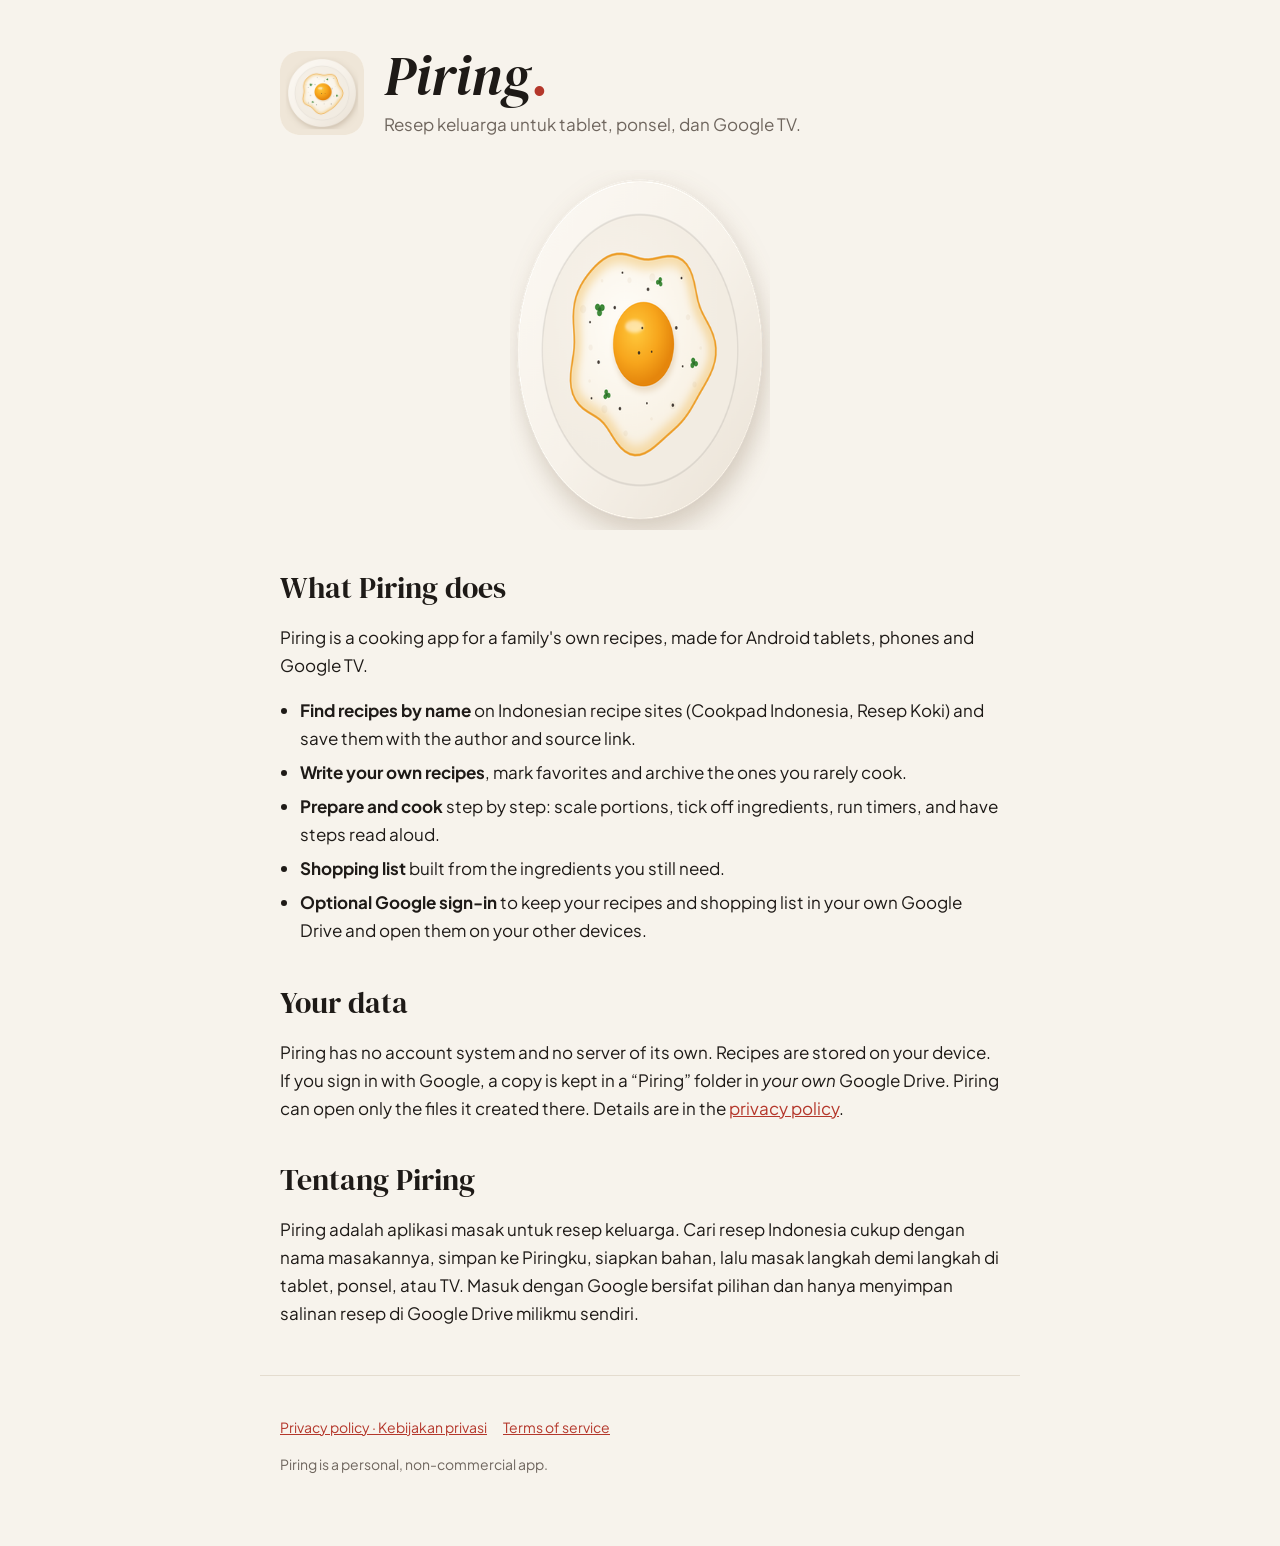
<file: index.html>
<!doctype html>
<html lang="id">
<head>
<meta charset="utf-8">
<meta name="viewport" content="width=device-width, initial-scale=1">
<title>Piring · Resep keluarga</title>
<meta name="description" content="Piring is a family recipe app for Android tablet, phone and Google TV.">
<link rel="icon" href="icon.png">
<link rel="stylesheet" href="style.css">
</head>
<body>
<header>
  <img src="icon.png" alt="Piring app icon" width="84" height="84">
  <div>
    <h1 class="word">Piring<span>.</span></h1>
    <p class="tag">Resep keluarga untuk tablet, ponsel, dan Google TV.</p>
  </div>
</header>
<main>
  <img class="plate" src="mark.png" alt="A sunny-side-up egg on a white plate" width="360" height="360">

  <h2>What Piring does</h2>
  <p>Piring is a cooking app for a family's own recipes, made for Android tablets, phones and Google TV.</p>
  <ul>
    <li><b>Find recipes by name</b> on Indonesian recipe sites (Cookpad Indonesia, Resep Koki) and save them with the author and source link.</li>
    <li><b>Write your own recipes</b>, mark favorites and archive the ones you rarely cook.</li>
    <li><b>Prepare and cook</b> step by step: scale portions, tick off ingredients, run timers, and have steps read aloud.</li>
    <li><b>Shopping list</b> built from the ingredients you still need.</li>
    <li><b>Optional Google sign-in</b> to keep your recipes and shopping list in your own Google Drive and open them on your other devices.</li>
  </ul>

  <h2>Your data</h2>
  <p>Piring has no account system and no server of its own. Recipes are stored on your device. If you sign in with Google, a copy is kept in a “Piring” folder in <em>your own</em> Google Drive. Piring can open only the files it created there. Details are in the <a href="privacy.html">privacy policy</a>.</p>

  <h2>Tentang Piring</h2>
  <p>Piring adalah aplikasi masak untuk resep keluarga. Cari resep Indonesia cukup dengan nama masakannya, simpan ke Piringku, siapkan bahan, lalu masak langkah demi langkah di tablet, ponsel, atau TV. Masuk dengan Google bersifat pilihan dan hanya menyimpan salinan resep di Google Drive milikmu sendiri.</p>
</main>
<footer>
  <nav><a href="privacy.html">Privacy policy · Kebijakan privasi</a><a href="terms.html">Terms of service</a></nav>
  <p>Piring is a personal, non-commercial app.</p>
</footer>
</body>
</html>
</file>
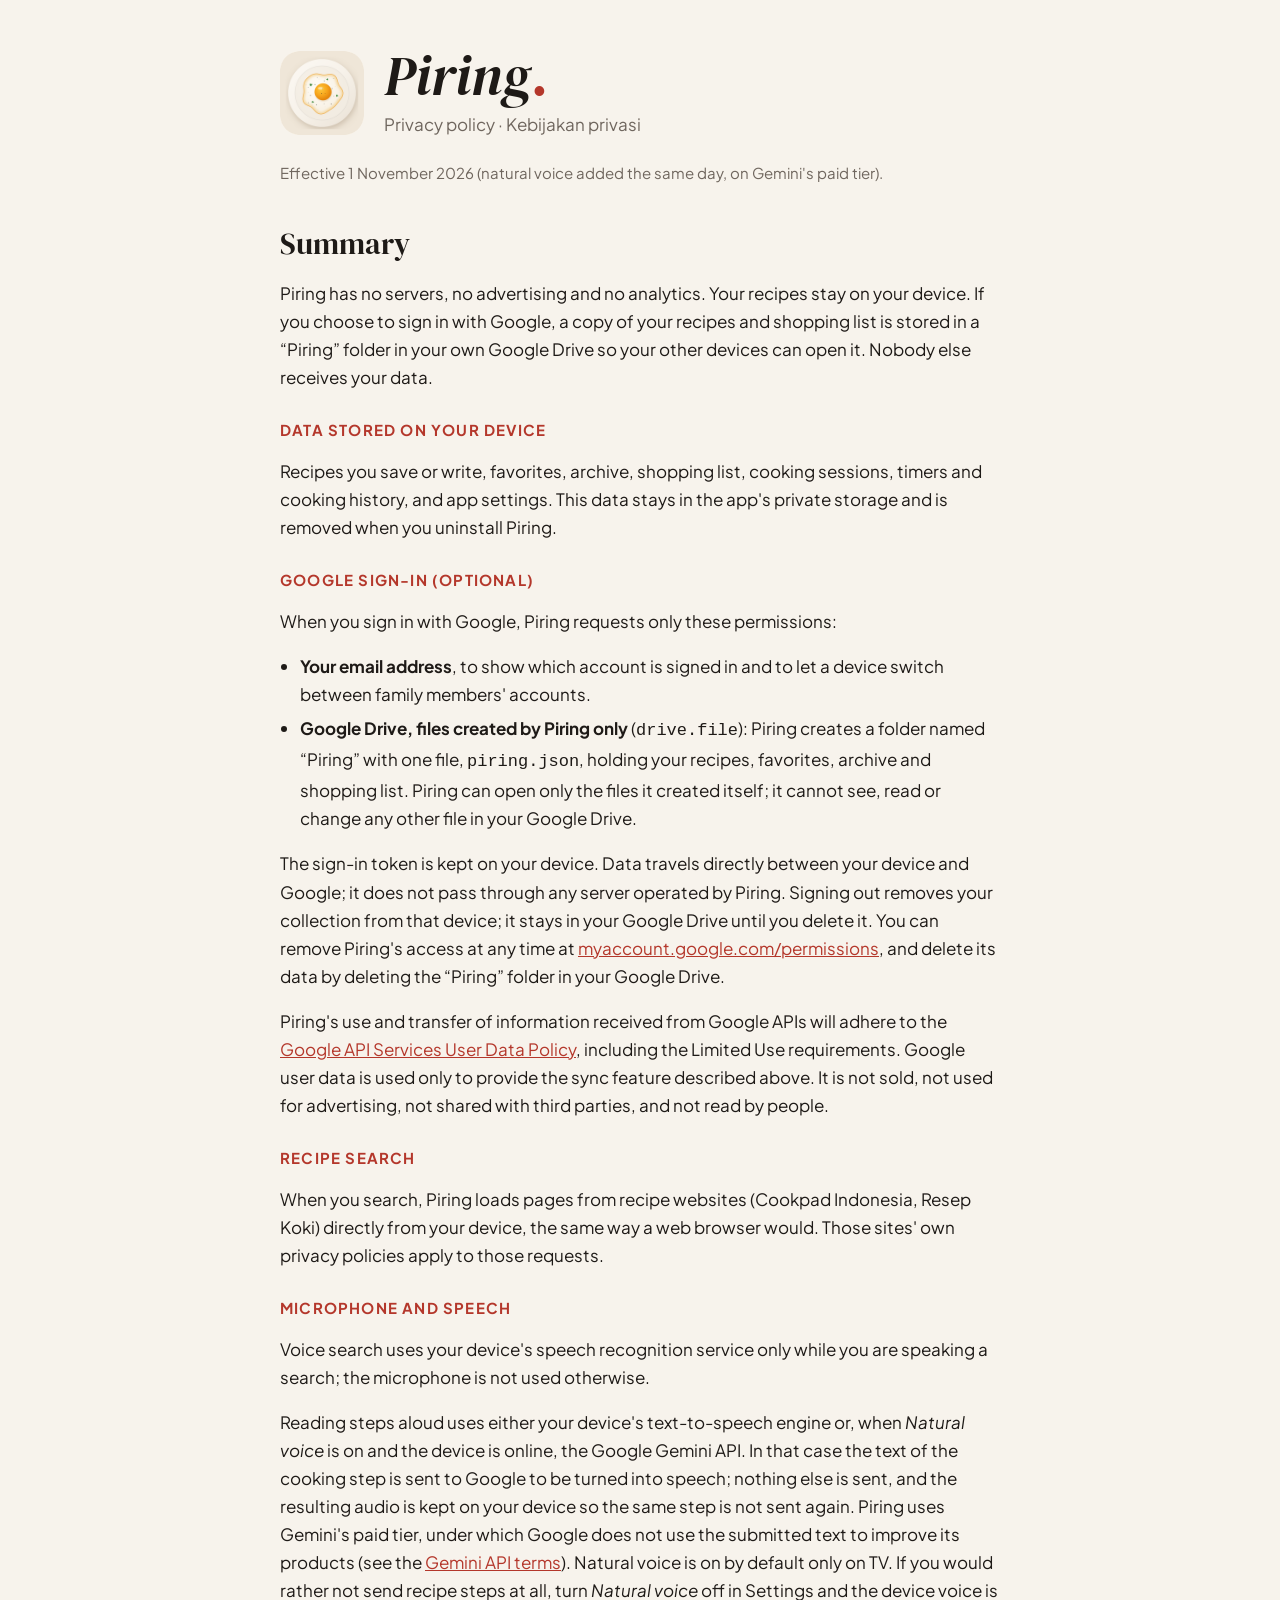
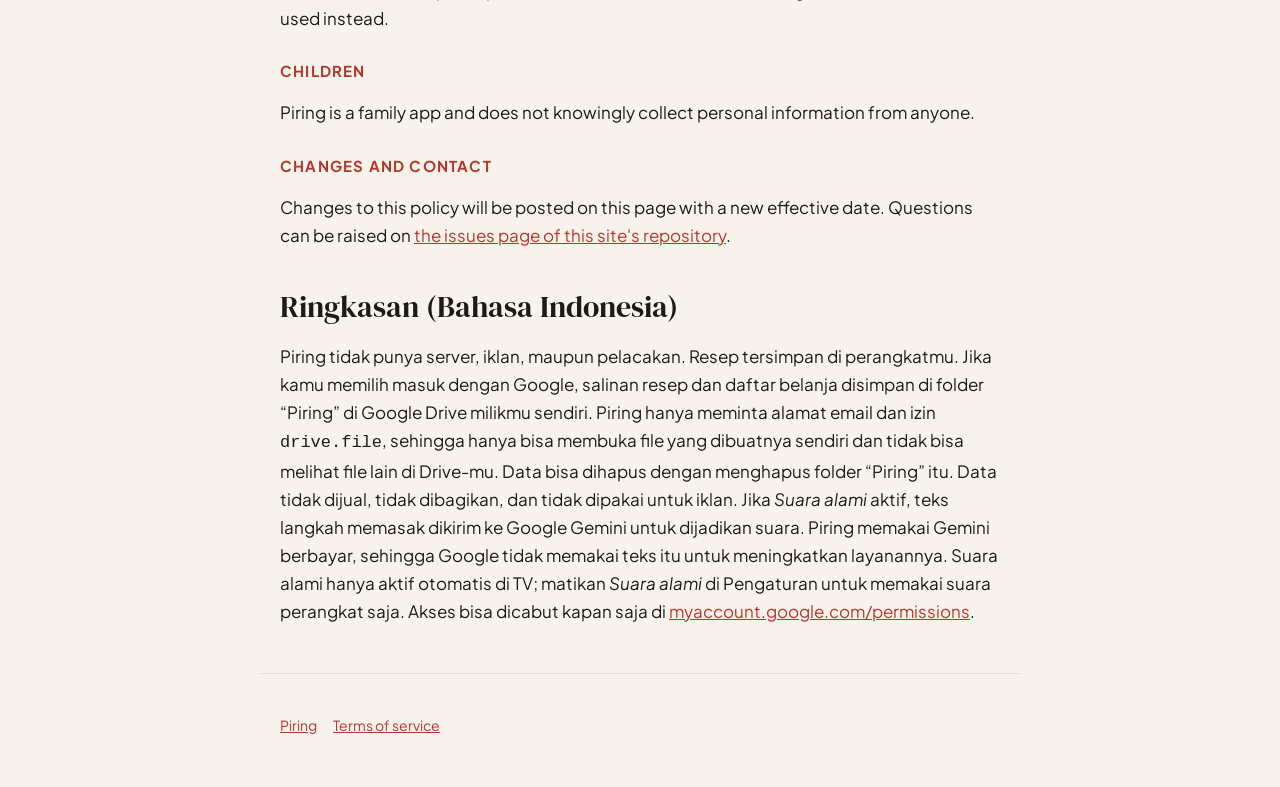
<file: privacy.html>
<!doctype html>
<html lang="en">
<head>
<meta charset="utf-8">
<meta name="viewport" content="width=device-width, initial-scale=1">
<title>Piring · Privacy policy</title>
<link rel="icon" href="icon.png">
<link rel="stylesheet" href="style.css">
</head>
<body>
<header>
  <img src="icon.png" alt="Piring app icon" width="84" height="84">
  <div>
    <h1 class="word">Piring<span>.</span></h1>
    <p class="tag">Privacy policy · Kebijakan privasi</p>
  </div>
</header>
<main>
  <p class="note">Effective 1 November 2026 (natural voice added the same day, on Gemini's paid tier).</p>

  <h2>Summary</h2>
  <p>Piring has no servers, no advertising and no analytics. Your recipes stay on your device. If you choose to sign in with Google, a copy of your recipes and shopping list is stored in a “Piring” folder in your own Google Drive so your other devices can open it. Nobody else receives your data.</p>

  <h3>Data stored on your device</h3>
  <p>Recipes you save or write, favorites, archive, shopping list, cooking sessions, timers and cooking history, and app settings. This data stays in the app's private storage and is removed when you uninstall Piring.</p>

  <h3>Google sign-in (optional)</h3>
  <p>When you sign in with Google, Piring requests only these permissions:</p>
  <ul>
    <li><b>Your email address</b>, to show which account is signed in and to let a device switch between family members' accounts.</li>
    <li><b>Google Drive, files created by Piring only</b> (<code>drive.file</code>): Piring creates a folder named “Piring” with one file, <code>piring.json</code>, holding your recipes, favorites, archive and shopping list. Piring can open only the files it created itself; it cannot see, read or change any other file in your Google Drive.</li>
  </ul>
  <p>The sign-in token is kept on your device. Data travels directly between your device and Google; it does not pass through any server operated by Piring. Signing out removes your collection from that device; it stays in your Google Drive until you delete it. You can remove Piring's access at any time at <a href="https://myaccount.google.com/permissions">myaccount.google.com/permissions</a>, and delete its data by deleting the “Piring” folder in your Google Drive.</p>
  <p>Piring's use and transfer of information received from Google APIs will adhere to the <a href="https://developers.google.com/terms/api-services-user-data-policy">Google API Services User Data Policy</a>, including the Limited Use requirements. Google user data is used only to provide the sync feature described above. It is not sold, not used for advertising, not shared with third parties, and not read by people.</p>

  <h3>Recipe search</h3>
  <p>When you search, Piring loads pages from recipe websites (Cookpad Indonesia, Resep Koki) directly from your device, the same way a web browser would. Those sites' own privacy policies apply to those requests.</p>

  <h3>Microphone and speech</h3>
  <p>Voice search uses your device's speech recognition service only while you are speaking a search; the microphone is not used otherwise.</p>
  <p>Reading steps aloud uses either your device's text-to-speech engine or, when <em>Natural voice</em> is on and the device is online, the Google Gemini API. In that case the text of the cooking step is sent to Google to be turned into speech; nothing else is sent, and the resulting audio is kept on your device so the same step is not sent again. Piring uses Gemini's paid tier, under which Google does not use the submitted text to improve its products (see the <a href="https://ai.google.dev/gemini-api/terms">Gemini API terms</a>). Natural voice is on by default only on TV. If you would rather not send recipe steps at all, turn <em>Natural voice</em> off in Settings and the device voice is used instead.</p>

  <h3>Children</h3>
  <p>Piring is a family app and does not knowingly collect personal information from anyone.</p>

  <h3>Changes and contact</h3>
  <p>Changes to this policy will be posted on this page with a new effective date. Questions can be raised on <a href="https://github.com/m4yz/piring-app/issues">the issues page of this site's repository</a>.</p>

  <h2>Ringkasan (Bahasa Indonesia)</h2>
  <p>Piring tidak punya server, iklan, maupun pelacakan. Resep tersimpan di perangkatmu. Jika kamu memilih masuk dengan Google, salinan resep dan daftar belanja disimpan di folder “Piring” di Google Drive milikmu sendiri. Piring hanya meminta alamat email dan izin <code>drive.file</code>, sehingga hanya bisa membuka file yang dibuatnya sendiri dan tidak bisa melihat file lain di Drive-mu. Data bisa dihapus dengan menghapus folder “Piring” itu. Data tidak dijual, tidak dibagikan, dan tidak dipakai untuk iklan. Jika <em>Suara alami</em> aktif, teks langkah memasak dikirim ke Google Gemini untuk dijadikan suara. Piring memakai Gemini berbayar, sehingga Google tidak memakai teks itu untuk meningkatkan layanannya. Suara alami hanya aktif otomatis di TV; matikan <em>Suara alami</em> di Pengaturan untuk memakai suara perangkat saja. Akses bisa dicabut kapan saja di <a href="https://myaccount.google.com/permissions">myaccount.google.com/permissions</a>.</p>
</main>
<footer>
  <nav><a href="index.html">Piring</a><a href="terms.html">Terms of service</a></nav>
</footer>
</body>
</html>
</file>
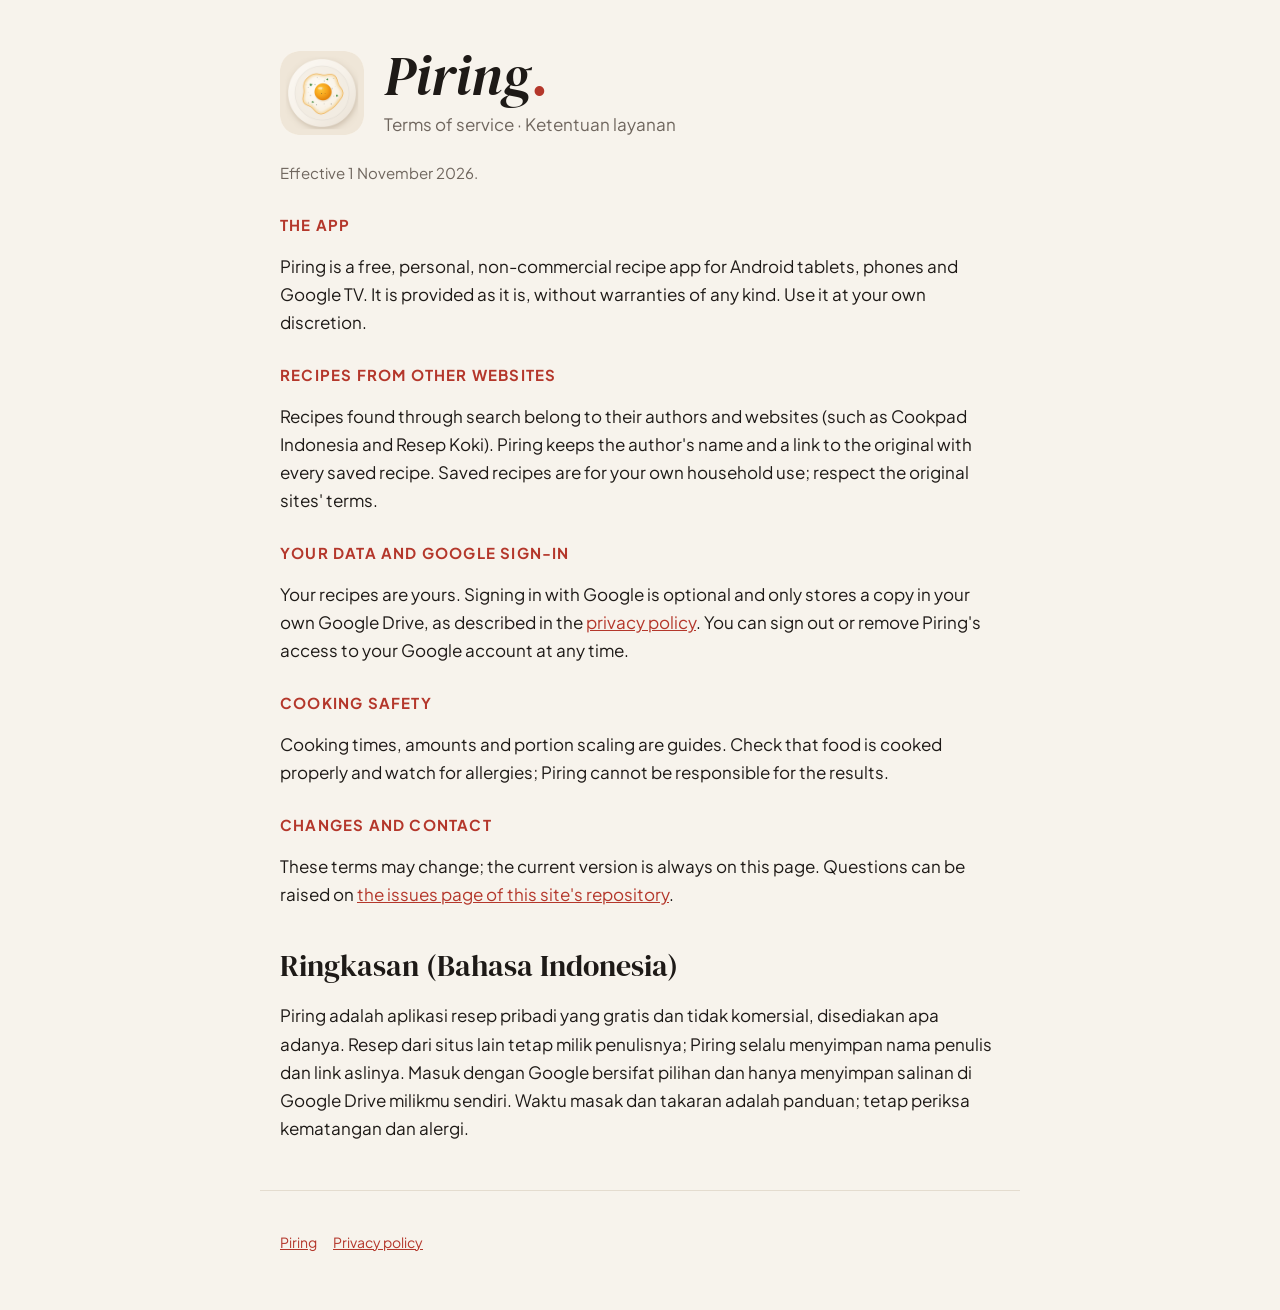
<file: terms.html>
<!doctype html>
<html lang="en">
<head>
<meta charset="utf-8">
<meta name="viewport" content="width=device-width, initial-scale=1">
<title>Piring · Terms of service</title>
<link rel="icon" href="icon.png">
<link rel="stylesheet" href="style.css">
</head>
<body>
<header>
  <img src="icon.png" alt="Piring app icon" width="84" height="84">
  <div>
    <h1 class="word">Piring<span>.</span></h1>
    <p class="tag">Terms of service · Ketentuan layanan</p>
  </div>
</header>
<main>
  <p class="note">Effective 1 November 2026.</p>

  <h3>The app</h3>
  <p>Piring is a free, personal, non-commercial recipe app for Android tablets, phones and Google TV. It is provided as it is, without warranties of any kind. Use it at your own discretion.</p>

  <h3>Recipes from other websites</h3>
  <p>Recipes found through search belong to their authors and websites (such as Cookpad Indonesia and Resep Koki). Piring keeps the author's name and a link to the original with every saved recipe. Saved recipes are for your own household use; respect the original sites' terms.</p>

  <h3>Your data and Google sign-in</h3>
  <p>Your recipes are yours. Signing in with Google is optional and only stores a copy in your own Google Drive, as described in the <a href="privacy.html">privacy policy</a>. You can sign out or remove Piring's access to your Google account at any time.</p>

  <h3>Cooking safety</h3>
  <p>Cooking times, amounts and portion scaling are guides. Check that food is cooked properly and watch for allergies; Piring cannot be responsible for the results.</p>

  <h3>Changes and contact</h3>
  <p>These terms may change; the current version is always on this page. Questions can be raised on <a href="https://github.com/m4yz/piring-app/issues">the issues page of this site's repository</a>.</p>

  <h2>Ringkasan (Bahasa Indonesia)</h2>
  <p>Piring adalah aplikasi resep pribadi yang gratis dan tidak komersial, disediakan apa adanya. Resep dari situs lain tetap milik penulisnya; Piring selalu menyimpan nama penulis dan link aslinya. Masuk dengan Google bersifat pilihan dan hanya menyimpan salinan di Google Drive milikmu sendiri. Waktu masak dan takaran adalah panduan; tetap periksa kematangan dan alergi.</p>
</main>
<footer>
  <nav><a href="index.html">Piring</a><a href="privacy.html">Privacy policy</a></nav>
</footer>
</body>
</html>
</file>
<file: style.css>
@import url("https://fonts.googleapis.com/css2?family=DM+Serif+Display:ital@0;1&family=Plus+Jakarta+Sans:wght@400;600;700&display=swap");

:root {
  --paper: #f7f3ec;
  --ink: #1e1a17;
  --muted: #6f665e;
  --line: #e4dccf;
  --tomato: #b4372b;
  --serif: "DM Serif Display", Georgia, serif;
  --sans: "Plus Jakarta Sans", "Segoe UI", system-ui, sans-serif;
}
@media (prefers-color-scheme: dark) {
  :root {
    --paper: #181412;
    --ink: #f5efe6;
    --muted: #b3a89c;
    --line: #3a312b;
    --tomato: #e8735c;
    color-scheme: dark;
  }
}
* { box-sizing: border-box; }
body {
  margin: 0;
  background: var(--paper);
  color: var(--ink);
  font: 400 17px/1.65 var(--sans);
}
main, header, footer {
  max-width: 760px;
  margin: 0 auto;
  padding-left: max(20px, env(safe-area-inset-left));
  padding-right: max(20px, env(safe-area-inset-right));
}
header { padding-block: 48px 8px; display: flex; gap: 20px; align-items: center; }
header img { width: 84px; height: 84px; border-radius: 20px; }
.word { font: italic 400 56px/1 var(--serif); margin: 0; }
.word span { color: var(--tomato); font-style: normal; }
.tag { margin: 6px 0 0; color: var(--muted); }
h2 { font: 400 30px/1.2 var(--serif); margin: 40px 0 10px; }
h3 { font: 700 15px/1.4 var(--sans); letter-spacing: .08em; text-transform: uppercase; color: var(--tomato); margin: 28px 0 6px; }
p, li { max-width: 64ch; }
a { color: var(--tomato); }
.plate { width: min(260px, 70%); display: block; margin: 24px auto 8px; }
ul { padding-left: 20px; }
li + li { margin-top: 6px; }
.note { color: var(--muted); font-size: 15px; }
footer { padding-block: 40px 56px; color: var(--muted); font-size: 14px; border-top: 1px solid var(--line); margin-top: 48px; }
nav a { margin-right: 16px; }
</file>
